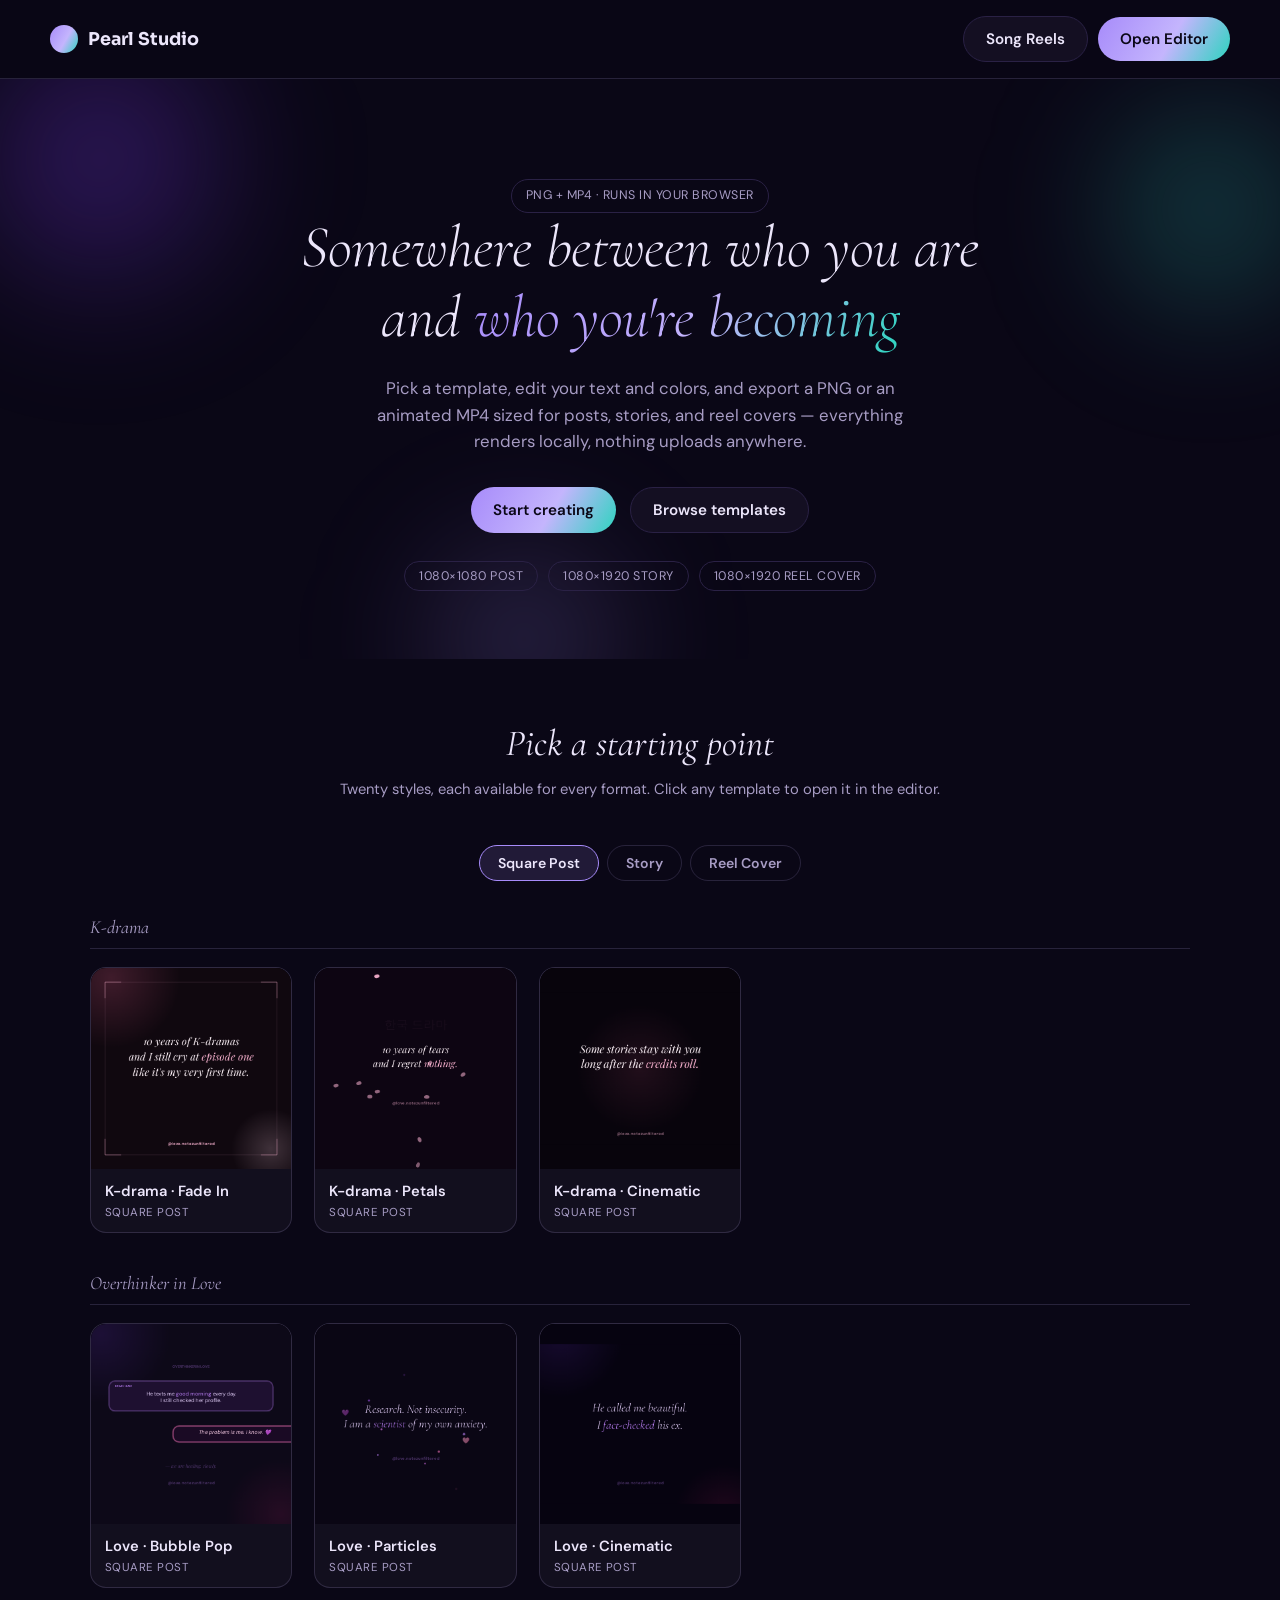
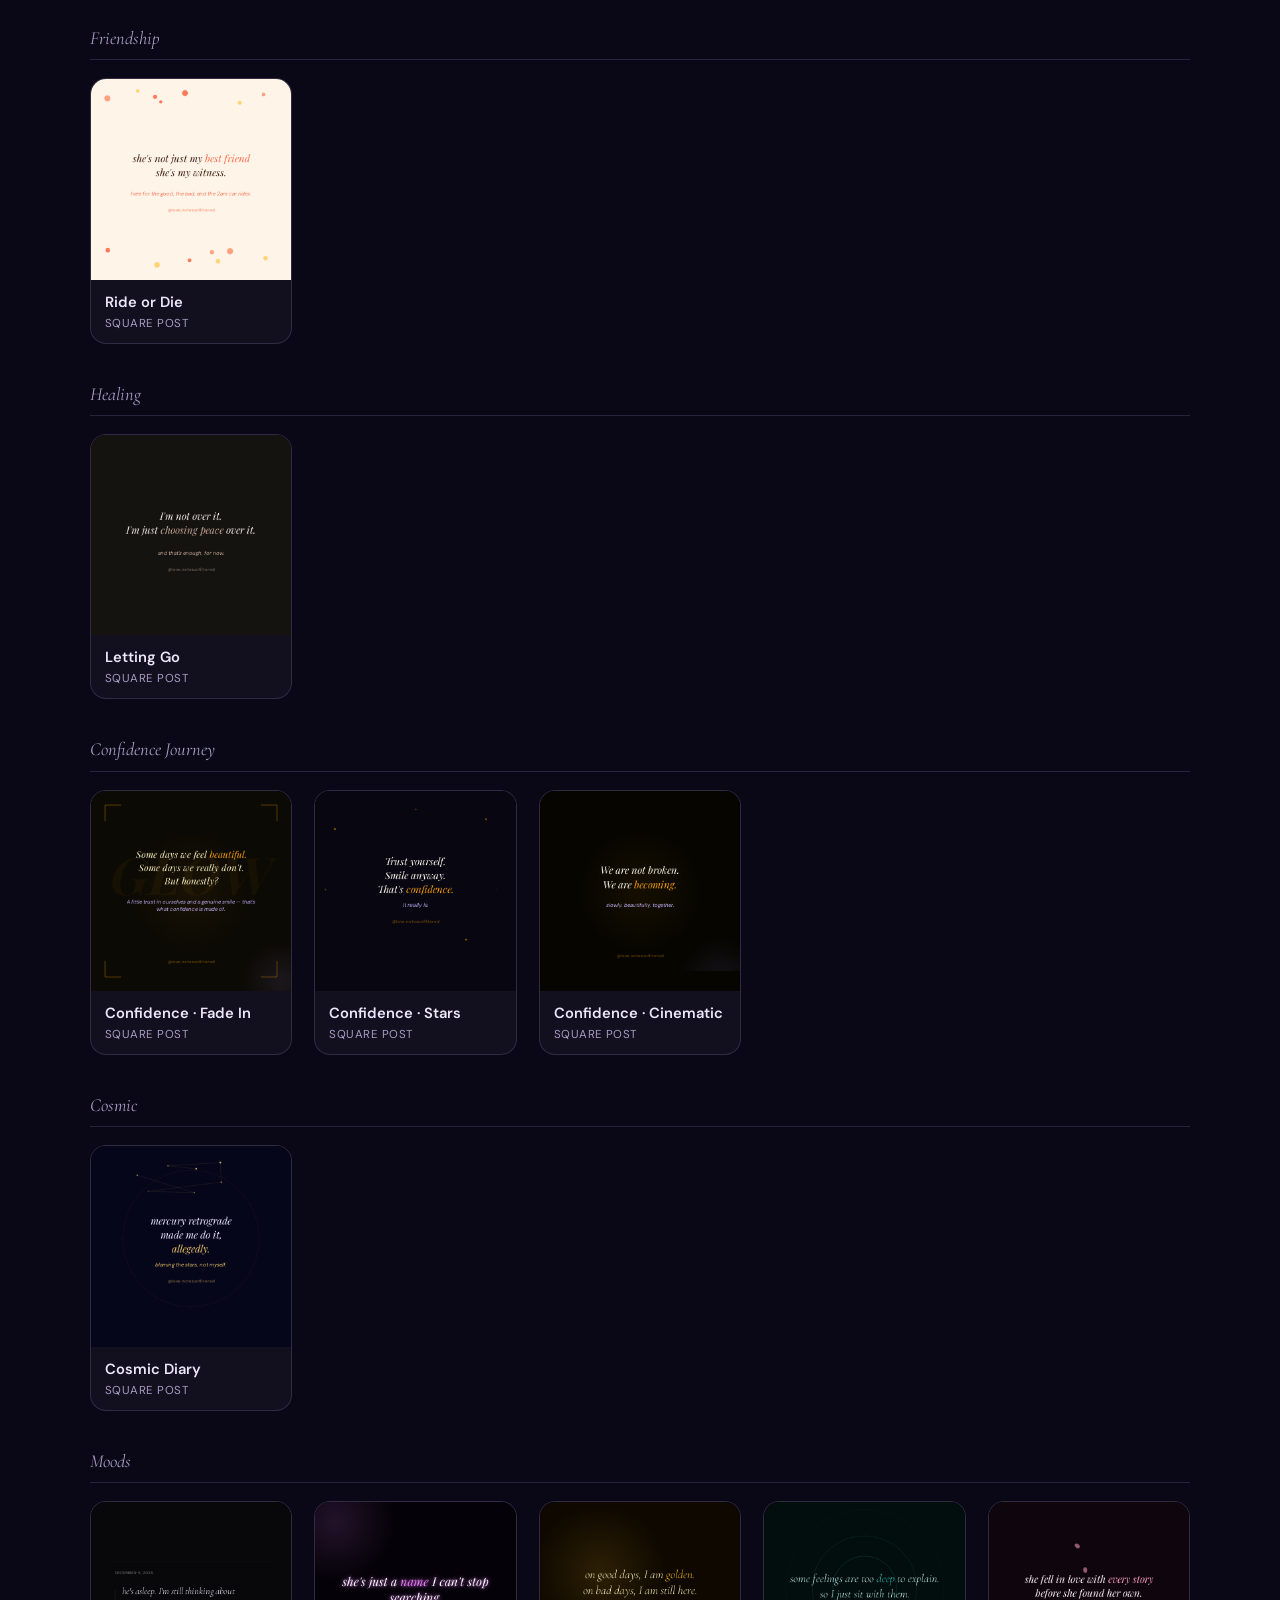
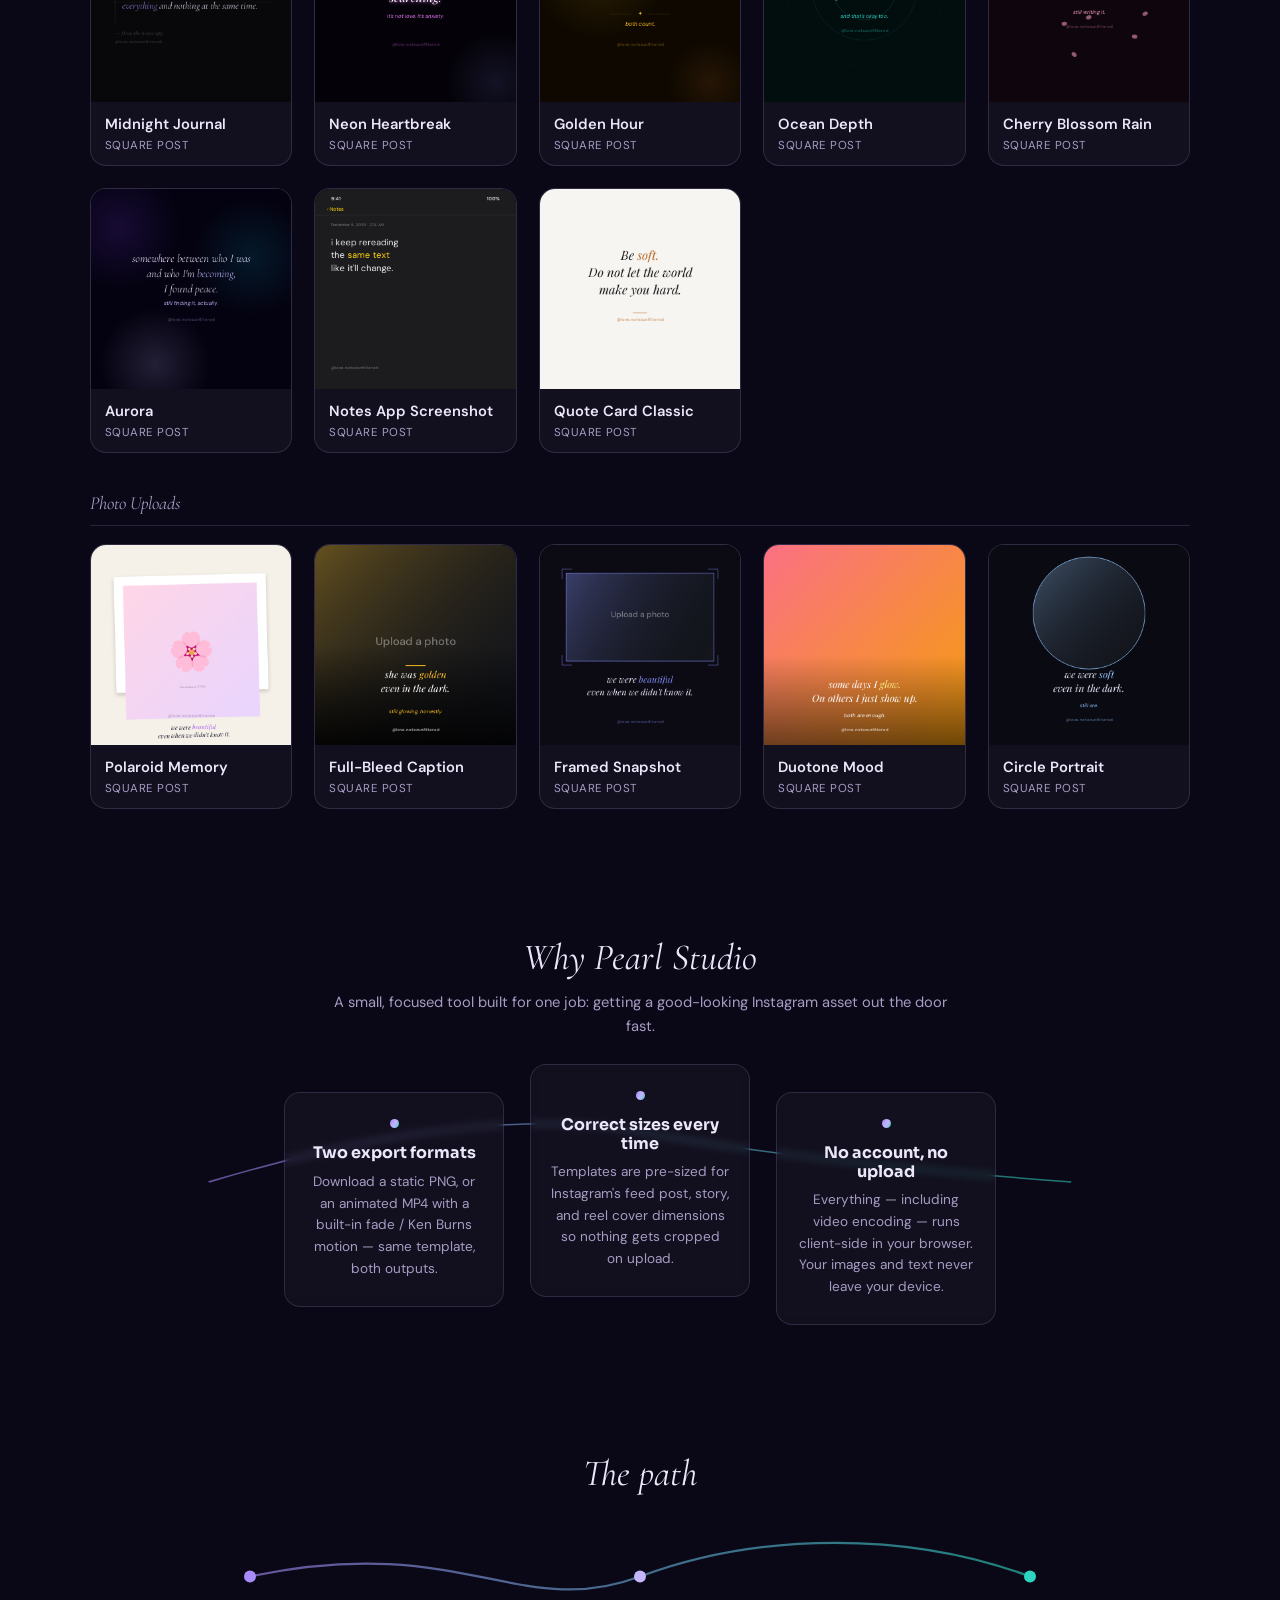
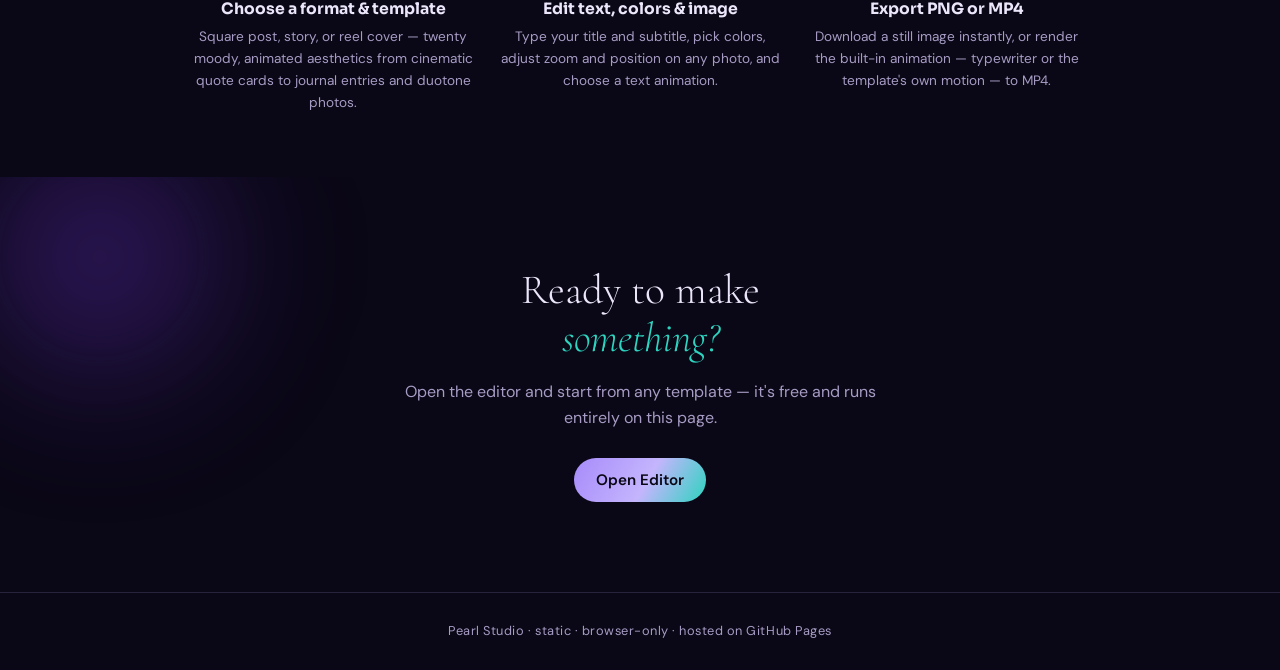
<file: index.html>
<!doctype html>
<html lang="en">
<head>
  <meta charset="UTF-8" />
  <meta name="viewport" content="width=device-width, initial-scale=1.0" />
  <title>Pearl Studio — Instagram Templates, Made in the Browser</title>
  <meta name="description" content="Design Instagram posts, stories and reel covers from ready-made templates, then export as PNG or MP4 — no app, no account, runs entirely in your browser." />
  <link rel="icon" href="assets/img/favicon.svg" type="image/svg+xml" />
  <link rel="preconnect" href="https://fonts.googleapis.com" />
  <link rel="preconnect" href="https://fonts.gstatic.com" crossorigin />
  <link href="https://fonts.googleapis.com/css2?family=Sora:wght@500;600;700;800&family=Playfair+Display:ital,wght@0,400;0,700;1,400;1,700&family=DM+Sans:ital,wght@0,300;0,400;0,500;0,700;1,300;1,400&family=Cormorant+Garamond:ital,wght@0,300;0,400;0,600;1,300;1,400;1,600&display=swap" rel="stylesheet" />
  <link rel="stylesheet" href="assets/css/base.css" />
  <link rel="stylesheet" href="assets/css/home.css" />
</head>
<body>
  <nav class="nav">
    <div class="nav-inner container" style="padding-left:0;padding-right:0;">
      <a class="logo" href="index.html">
        <span class="logo-mark"></span>
        Pearl Studio
      </a>
      <div style="display:flex; gap:10px; align-items:center;">
        <a class="btn" href="reels.html">Song Reels</a>
        <a class="btn btn-primary" href="editor.html">Open Editor</a>
      </div>
    </div>
  </nav>

  <header class="hero">
    <div class="aurora-blob b1"></div>
    <div class="aurora-blob b2"></div>
    <div class="aurora-blob b3"></div>
    <p class="pill">PNG + MP4 · Runs in your browser</p>
    <h1>Somewhere between who you are<br />and <span class="gradient-text">who you're becoming</span></h1>
    <p class="lead">Pick a template, edit your text and colors, and export a PNG or an animated MP4 sized for posts, stories, and reel covers — everything renders locally, nothing uploads anywhere.</p>
    <div class="hero-actions">
      <a class="btn btn-primary" href="editor.html">Start creating</a>
      <a class="btn" href="#templates">Browse templates</a>
    </div>
    <div class="hero-pills">
      <span class="pill">1080×1080 Post</span>
      <span class="pill">1080×1920 Story</span>
      <span class="pill">1080×1920 Reel Cover</span>
    </div>
  </header>

  <section id="templates">
    <div class="section-head">
      <h2>Pick a starting point</h2>
      <p>Twenty styles, each available for every format. Click any template to open it in the editor.</p>
    </div>
    <div class="format-tabs" id="formatTabs"></div>
    <div class="template-families" id="templateGrid"></div>
  </section>

  <section class="orbit-section">
    <div class="section-head">
      <h2>Why Pearl Studio</h2>
      <p>A small, focused tool built for one job: getting a good-looking Instagram asset out the door fast.</p>
    </div>
    <div class="orbit">
      <svg class="orbit-svg" viewBox="0 0 600 100" preserveAspectRatio="none" aria-hidden="true">
        <defs>
          <linearGradient id="orbitLine" x1="0" y1="0" x2="1" y2="0">
            <stop offset="0" stop-color="#a78bfa" stop-opacity="0.55" />
            <stop offset="1" stop-color="#2dd4bf" stop-opacity="0.55" />
          </linearGradient>
        </defs>
        <path d="M90,70 Q220,-10 300,20 T510,70" stroke="url(#orbitLine)" stroke-width="1.5" fill="none" />
      </svg>
      <div class="orbit-nodes">
        <div class="orbit-node">
          <span class="dot"></span>
          <h3>Two export formats</h3>
          <p>Download a static PNG, or an animated MP4 with a built-in fade / Ken Burns motion — same template, both outputs.</p>
        </div>
        <div class="orbit-node">
          <span class="dot"></span>
          <h3>Correct sizes every time</h3>
          <p>Templates are pre-sized for Instagram's feed post, story, and reel cover dimensions so nothing gets cropped on upload.</p>
        </div>
        <div class="orbit-node">
          <span class="dot"></span>
          <h3>No account, no upload</h3>
          <p>Everything — including video encoding — runs client-side in your browser. Your images and text never leave your device.</p>
        </div>
      </div>
    </div>
  </section>

  <section class="path-section">
    <div class="section-head">
      <h2>The path</h2>
    </div>
    <div class="path">
      <svg class="path-svg" viewBox="0 0 600 50" preserveAspectRatio="none" aria-hidden="true">
        <defs>
          <linearGradient id="pathLine" x1="0" y1="0" x2="1" y2="0">
            <stop offset="0" stop-color="#a78bfa" stop-opacity="0.6" />
            <stop offset="1" stop-color="#2dd4bf" stop-opacity="0.6" />
          </linearGradient>
        </defs>
        <path d="M40,25 C180,-5 220,55 300,25 S480,-5 560,25" stroke="url(#pathLine)" stroke-width="1.5" fill="none" />
        <circle cx="40" cy="25" r="4" fill="#a78bfa" />
        <circle cx="300" cy="25" r="4" fill="#c4b5fd" />
        <circle cx="560" cy="25" r="4" fill="#2dd4bf" />
      </svg>
      <div class="path-steps">
        <div class="path-step">
          <h3>Choose a format &amp; template</h3>
          <p>Square post, story, or reel cover — twenty moody, animated aesthetics from cinematic quote cards to journal entries and duotone photos.</p>
        </div>
        <div class="path-step">
          <h3>Edit text, colors &amp; image</h3>
          <p>Type your title and subtitle, pick colors, adjust zoom and position on any photo, and choose a text animation.</p>
        </div>
        <div class="path-step">
          <h3>Export PNG or MP4</h3>
          <p>Download a still image instantly, or render the built-in animation — typewriter or the template's own motion — to MP4.</p>
        </div>
      </div>
    </div>
  </section>

  <section class="cta">
    <div class="aurora-blob b1"></div>
    <h2>Ready to make<br /><em>something?</em></h2>
    <p>Open the editor and start from any template — it's free and runs entirely on this page.</p>
    <a class="btn btn-primary" href="editor.html">Open Editor</a>
  </section>

  <footer>
    <p>Pearl Studio · static · browser-only · hosted on GitHub Pages</p>
  </footer>

  <script src="assets/js/templates-data.js"></script>
  <script src="assets/js/renderer.js"></script>
  <script src="assets/js/home.js"></script>
</body>
</html>
</file>
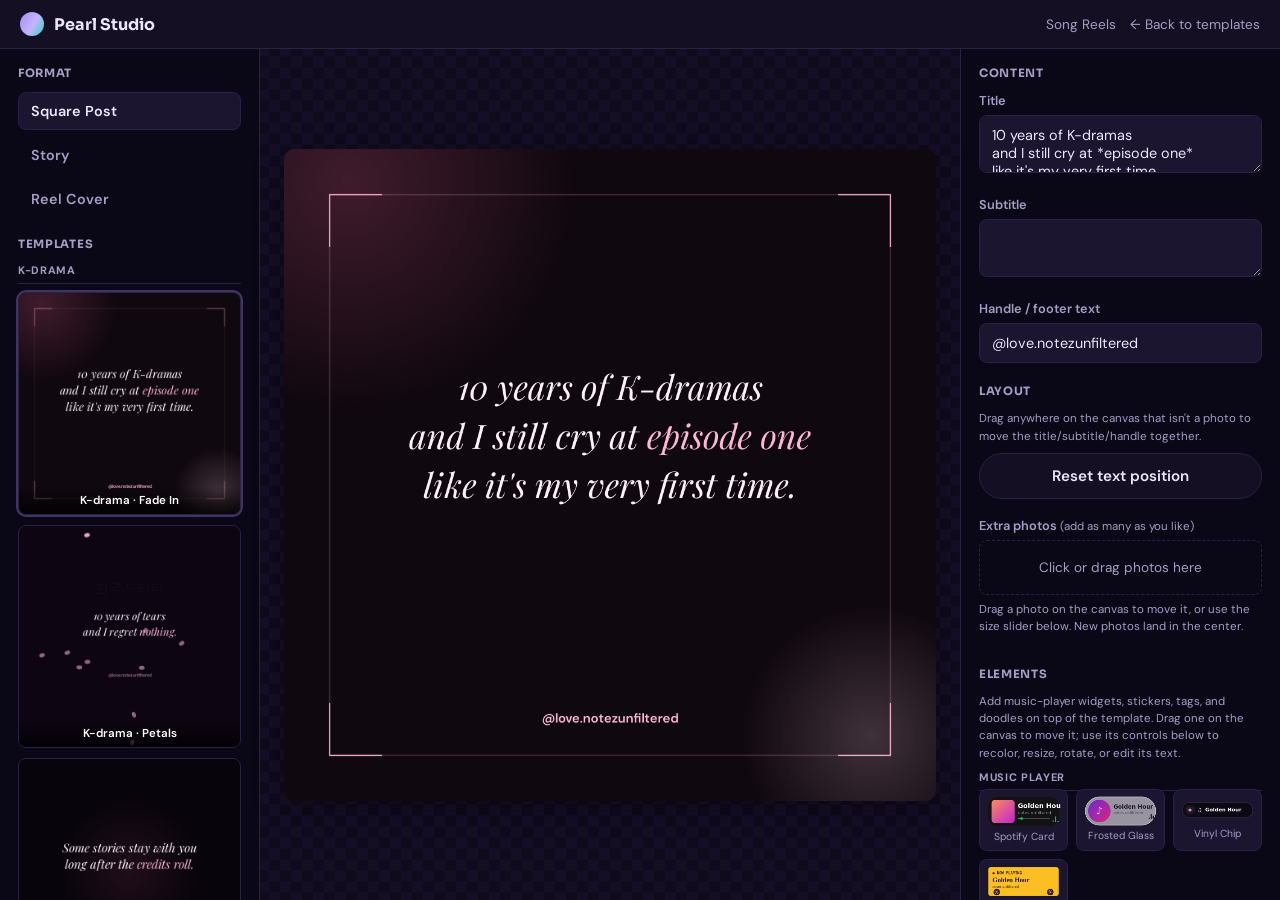
<file: editor.html>
<!doctype html>
<html lang="en">
<head>
  <meta charset="UTF-8" />
  <meta name="viewport" content="width=device-width, initial-scale=1.0" />
  <title>Editor — Pearl Studio</title>
  <link rel="icon" href="assets/img/favicon.svg" type="image/svg+xml" />
  <link rel="preconnect" href="https://fonts.googleapis.com" />
  <link rel="preconnect" href="https://fonts.gstatic.com" crossorigin />
  <link href="https://fonts.googleapis.com/css2?family=Sora:wght@500;600;700;800&family=Playfair+Display:ital,wght@0,400;0,700;1,400;1,700&family=DM+Sans:ital,wght@0,300;0,400;0,500;0,700;1,300;1,400&family=Cormorant+Garamond:ital,wght@0,300;0,400;0,600;1,300;1,400;1,600&display=swap" rel="stylesheet" />
  <link rel="stylesheet" href="assets/css/base.css" />
  <link rel="stylesheet" href="assets/css/editor.css" />
</head>
<body>
  <div class="app">
    <div class="app-nav">
      <a class="logo" href="index.html">
        <span class="logo-mark"></span>
        Pearl Studio
      </a>
      <div style="display:flex; gap:14px; align-items:center;">
        <a class="back-link" href="reels.html">Song Reels</a>
        <a class="back-link" href="index.html">← Back to templates</a>
      </div>
    </div>

    <div class="app-body">
      <aside class="panel">
        <h4>Format</h4>
        <div class="format-switch" id="formatSwitch"></div>

        <h4>Templates</h4>
        <div class="template-list" id="templateList"></div>
      </aside>

      <main class="stage">
        <div class="stage-canvas-wrap">
          <canvas id="previewCanvas"></canvas>
        </div>
      </main>

      <aside class="panel panel-right">
        <h4>Content</h4>
        <div class="field-group">
          <label for="titleInput">Title</label>
          <textarea id="titleInput" rows="2"></textarea>
        </div>
        <div class="field-group">
          <label for="subtitleInput">Subtitle</label>
          <textarea id="subtitleInput" rows="2"></textarea>
        </div>
        <div class="field-group">
          <label for="handleInput">Handle / footer text</label>
          <input type="text" id="handleInput" />
        </div>

        <div class="field-group" id="kickerFieldGroup" style="display:none;">
          <label for="kickerInput">Background text</label>
          <input type="text" id="kickerInput" />
        </div>

        <div class="field-group" id="imageFieldGroup" style="display:none;">
          <label>Image</label>
          <div class="upload-drop" id="imageDrop">
            Click or drag a photo here
            <input type="file" id="imageInput" accept="image/*" />
          </div>
          <div id="imageAdjustGroup" style="display:none; margin-top:10px;">
            <label for="imageZoomInput">Zoom</label>
            <input type="range" id="imageZoomInput" min="1" max="3" step="0.01" value="1" />
            <p class="hint-text">Drag the photo on the canvas to reposition it.</p>
            <button class="btn" id="resetImageBtn" style="width:100%; margin-top:8px;">Reset position</button>
          </div>
        </div>

        <h4 style="margin-top: 22px;">Layout</h4>
        <div class="field-group">
          <p class="hint-text" style="margin:0 0 8px;">Drag anywhere on the canvas that isn't a photo to move the title/subtitle/handle together.</p>
          <button class="btn" id="resetTextPosBtn" style="width:100%;">Reset text position</button>
        </div>
        <div class="field-group">
          <label>Extra photos <span class="hint-text-inline">(add as many as you like)</span></label>
          <div class="upload-drop" id="extraImageDrop">
            Click or drag photos here
            <input type="file" id="extraImageInput" accept="image/*" multiple />
          </div>
          <p class="hint-text">Drag a photo on the canvas to move it, or use the size slider below. New photos land in the center.</p>
          <div id="imageLayerList" class="layer-list"></div>
        </div>

        <h4 style="margin-top: 22px;">Elements</h4>
        <div class="field-group">
          <p class="hint-text" style="margin:0 0 8px;">Add music-player widgets, stickers, tags, and doodles on top of the template. Drag one on the canvas to move it; use its controls below to recolor, resize, rotate, or edit its text.</p>
          <div id="elementCatalog"></div>
          <div id="elementList" class="layer-list"></div>
        </div>

        <h4 style="margin-top: 22px;">Colors</h4>
        <div class="field-group">
          <div class="color-row">
            <label class="color-field">
              <input type="color" id="bgColorInput" />
              <span>Background</span>
            </label>
            <label class="color-field">
              <input type="color" id="accentColorInput" />
              <span>Accent</span>
            </label>
          </div>
        </div>
        <div class="field-group" id="subtitleColorFieldGroup" style="display:none;">
          <div class="color-row">
            <label class="color-field">
              <input type="color" id="subtitleColorInput" />
              <span>Subtitle</span>
            </label>
          </div>
        </div>

        <h4 style="margin-top: 22px;">Export</h4>
        <div class="field-group">
          <label for="textAnimSelect">Text animation</label>
          <select id="textAnimSelect">
            <option value="default" selected>Default (per-template)</option>
            <option value="typewriter">Typewriter</option>
          </select>
        </div>
        <div class="field-group">
          <label for="durationSelect">Animation duration</label>
          <select id="durationSelect">
            <option value="2">Fast · 2s</option>
            <option value="3.2" selected>Default · 3.2s</option>
            <option value="5">Slow · 5s</option>
            <option value="8">Extra slow · 8s</option>
          </select>
        </div>
        <div class="field-group">
          <button class="btn" id="previewAnimBtn" style="width:100%;">▶ Preview animation</button>
        </div>
        <div class="export-actions">
          <button class="btn" id="downloadPngBtn">Download PNG</button>
          <button class="btn btn-primary" id="downloadMp4Btn">Download MP4</button>
        </div>
        <div class="progress-bar" id="progressBar">
          <div class="progress-bar-fill" id="progressBarFill"></div>
        </div>
        <div class="export-status" id="exportStatus"></div>
      </aside>
    </div>
  </div>

  <script src="assets/js/templates-data.js"></script>
  <script src="assets/js/renderer.js"></script>
  <script src="assets/js/elements-data.js"></script>
  <script src="assets/js/elements-renderer.js"></script>
  <script src="assets/js/elements-ui.js"></script>
  <script src="assets/js/export-png.js"></script>
  <script src="assets/js/export-video.js"></script>
  <script src="assets/js/editor.js"></script>
</body>
</html>
</file>
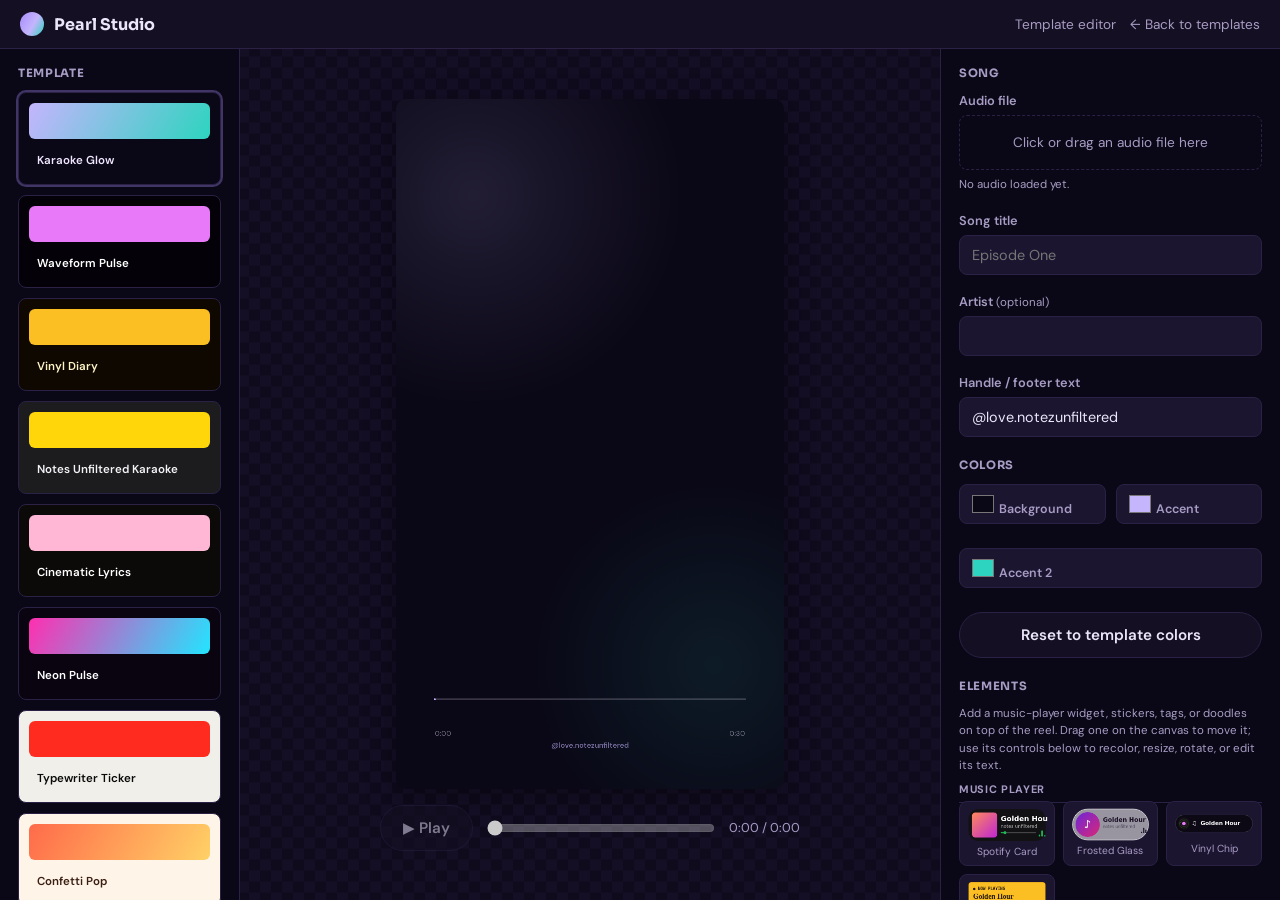
<file: reels.html>
<!doctype html>
<html lang="en">
<head>
  <meta charset="UTF-8" />
  <meta name="viewport" content="width=device-width, initial-scale=1.0" />
  <title>Song Reels — Pearl Studio</title>
  <link rel="icon" href="assets/img/favicon.svg" type="image/svg+xml" />
  <link rel="preconnect" href="https://fonts.googleapis.com" />
  <link rel="preconnect" href="https://fonts.gstatic.com" crossorigin />
  <link href="https://fonts.googleapis.com/css2?family=Sora:wght@500;600;700;800&family=Playfair+Display:ital,wght@0,400;0,700;1,400;1,700&family=DM+Sans:ital,wght@0,300;0,400;0,500;0,700;1,300;1,400&family=Cormorant+Garamond:ital,wght@0,300;0,400;0,600;1,300;1,400;1,600&display=swap" rel="stylesheet" />
  <link rel="stylesheet" href="assets/css/base.css" />
  <link rel="stylesheet" href="assets/css/editor.css" />
  <link rel="stylesheet" href="assets/css/reels.css" />
</head>
<body>
  <div class="app">
    <div class="app-nav">
      <a class="logo" href="index.html">
        <span class="logo-mark"></span>
        Pearl Studio
      </a>
      <div style="display:flex; gap:14px; align-items:center;">
        <a class="back-link" href="editor.html">Template editor</a>
        <a class="back-link" href="index.html">← Back to templates</a>
      </div>
    </div>

    <div class="app-body reel-body">
      <aside class="panel">
        <h4>Template</h4>
        <div class="template-list" id="reelTemplateList"></div>
      </aside>

      <main class="stage reel-stage">
        <div class="stage-canvas-wrap reel-canvas-wrap">
          <canvas id="reelCanvas"></canvas>
        </div>
        <div class="reel-transport">
          <button class="btn" id="playPauseBtn" disabled>▶ Play</button>
          <input type="range" id="scrubInput" min="0" max="100" value="0" step="0.1" disabled />
          <span class="reel-time" id="reelTimeLabel">0:00 / 0:00</span>
        </div>
      </main>

      <aside class="panel panel-right">
        <h4>Song</h4>
        <div class="field-group">
          <label>Audio file</label>
          <div class="upload-drop" id="audioDrop">
            Click or drag an audio file here
            <input type="file" id="audioInput" accept="audio/*" />
          </div>
          <p class="hint-text" id="audioStatus">No audio loaded yet.</p>
        </div>
        <div class="field-group">
          <label for="songTitleInput">Song title</label>
          <input type="text" id="songTitleInput" placeholder="Episode One" />
        </div>
        <div class="field-group">
          <label for="artistInput">Artist <span class="hint-text-inline">(optional)</span></label>
          <input type="text" id="artistInput" />
        </div>
        <div class="field-group" id="albumArtFieldGroup" style="display:none;">
          <label>Album art <span class="hint-text-inline">(optional)</span></label>
          <div class="upload-drop" id="albumArtDrop">
            Click or drag cover art here
            <input type="file" id="albumArtInput" accept="image/*" />
          </div>
        </div>
        <div class="field-group">
          <label for="handleInput">Handle / footer text</label>
          <input type="text" id="handleInput" />
        </div>

        <h4 style="margin-top: 22px;">Colors</h4>
        <div class="field-group">
          <div class="color-row">
            <label class="color-field">
              <input type="color" id="reelBgColorInput" />
              <span>Background</span>
            </label>
            <label class="color-field">
              <input type="color" id="reelAccentColorInput" />
              <span>Accent</span>
            </label>
          </div>
        </div>
        <div class="field-group" id="reelAccent2FieldGroup" style="display:none;">
          <div class="color-row">
            <label class="color-field">
              <input type="color" id="reelAccent2ColorInput" />
              <span>Accent 2</span>
            </label>
          </div>
        </div>
        <div class="field-group">
          <button class="btn" id="resetReelColorsBtn" style="width:100%;">Reset to template colors</button>
        </div>

        <h4 style="margin-top: 22px;">Elements</h4>
        <div class="field-group">
          <p class="hint-text" style="margin:0 0 8px;">Add a music-player widget, stickers, tags, or doodles on top of the reel. Drag one on the canvas to move it; use its controls below to recolor, resize, rotate, or edit its text.</p>
          <div id="reelElementCatalog"></div>
          <div id="reelElementList" class="layer-list"></div>
        </div>

        <h4 style="margin-top: 22px;">Lyrics</h4>
        <div class="field-group">
          <label for="lyricsInput">Paste lyrics, one line per cue</label>
          <textarea id="lyricsInput" rows="6" placeholder="10 years of K-dramas&#10;and I still cry&#10;at episode one&#10;like it's my very first time"></textarea>
        </div>
        <div class="field-group">
          <button class="btn" id="loadLyricsBtn" style="width:100%;">Split into lines</button>
          <p class="hint-text">Splitting resets any timestamps already synced below — edit the text here first, then split.</p>
        </div>

        <h4 style="margin-top: 22px;">Sync</h4>
        <div class="field-group">
          <div class="sync-controls">
            <button class="btn btn-primary" id="startSyncBtn" disabled>Start sync</button>
            <button class="btn" id="resyncBtn" disabled>Clear timestamps</button>
          </div>
          <p class="hint-text">Play the song, then press <strong>Tap</strong> (or the spacebar) exactly when each line starts.</p>
          <button class="btn" id="tapBtn" style="width:100%; display:none;" disabled>⏺ Tap for next line</button>
        </div>
        <div class="cue-list" id="cueList"></div>

        <h4 style="margin-top: 22px;">Clip</h4>
        <div class="field-group">
          <div class="color-row">
            <label class="color-field" style="flex-direction:column; align-items:flex-start; gap:4px;">
              <span>Start (s)</span>
              <input type="number" id="clipStartInput" min="0" step="0.1" value="0" style="width:100%; background:transparent; border:none; color:var(--text);" />
            </label>
            <label class="color-field" style="flex-direction:column; align-items:flex-start; gap:4px;">
              <span>End (s)</span>
              <input type="number" id="clipEndInput" min="0" step="0.1" value="30" style="width:100%; background:transparent; border:none; color:var(--text);" />
            </label>
          </div>
          <p class="hint-text">The exported reel covers this range of the song. Defaults to the first 30 seconds.</p>
        </div>

        <h4 style="margin-top: 22px;">Export</h4>
        <div class="export-actions">
          <button class="btn btn-primary" id="downloadReelBtn" style="grid-column: 1 / -1;">Download MP4 with audio</button>
        </div>
        <div class="progress-bar" id="reelProgressBar">
          <div class="progress-bar-fill" id="reelProgressBarFill"></div>
        </div>
        <div class="export-status" id="reelExportStatus"></div>
      </aside>
    </div>
  </div>

  <script src="assets/js/reels-data.js"></script>
  <script src="assets/js/reels-renderer.js"></script>
  <script src="assets/js/elements-data.js"></script>
  <script src="assets/js/elements-renderer.js"></script>
  <script src="assets/js/elements-ui.js"></script>
  <script src="assets/js/export-png.js"></script>
  <script src="assets/js/export-reel-video.js"></script>
  <script src="assets/js/reels.js"></script>
</body>
</html>
</file>
<file: assets/css/base.css>
/* Pearl Studio — shared design tokens & reset */

:root {
  --bg: #0a0716;
  --bg-elevated: #140f22;
  --bg-elevated-2: #1c1530;
  --border: #2a2145;
  --border-glass: rgba(196, 181, 253, 0.16);
  --text: #ece6fb;
  --text-muted: #a79cc4;
  --accent-a: #a78bfa; /* violet */
  --accent-b: #2dd4bf; /* teal */
  --accent-c: #c4b5fd; /* soft lavender */
  --accent-gradient: linear-gradient(120deg, var(--accent-a), var(--accent-c) 55%, var(--accent-b));
  --radius-sm: 8px;
  --radius-md: 16px;
  --radius-lg: 22px;
  --shadow-md: 0 8px 30px rgba(0, 0, 0, 0.35);
  --font-heading: "Sora", "Segoe UI", system-ui, sans-serif;
  --font-body: "DM Sans", "Segoe UI", system-ui, sans-serif;
  --font-display: "Cormorant Garamond", Georgia, serif;
}

* {
  box-sizing: border-box;
}

html,
body {
  margin: 0;
  padding: 0;
}

body {
  background: var(--bg);
  color: var(--text);
  font-family: var(--font-body);
  -webkit-font-smoothing: antialiased;
}

h1,
h2,
h3,
h4 {
  font-family: var(--font-heading);
  margin: 0;
  line-height: 1.15;
}

p {
  margin: 0;
  color: var(--text-muted);
  line-height: 1.6;
}

a {
  color: inherit;
  text-decoration: none;
}

button {
  font-family: var(--font-body);
  cursor: pointer;
}

img {
  max-width: 100%;
  display: block;
}

.gradient-text {
  background: var(--accent-gradient);
  -webkit-background-clip: text;
  background-clip: text;
  color: transparent;
}

.btn {
  display: inline-flex;
  align-items: center;
  justify-content: center;
  gap: 8px;
  padding: 12px 22px;
  border-radius: 999px;
  border: 1px solid var(--border);
  background: var(--bg-elevated);
  color: var(--text);
  font-weight: 600;
  font-size: 0.95rem;
  transition: transform 0.15s ease, border-color 0.15s ease, opacity 0.15s ease;
}

.btn:hover {
  transform: translateY(-1px);
  border-color: var(--accent-a);
}

.btn:disabled {
  opacity: 0.5;
  cursor: not-allowed;
  transform: none;
}

.btn-primary {
  border: none;
  background: var(--accent-gradient);
  color: #0a0716;
}

.btn-primary:hover {
  border-color: transparent;
  filter: brightness(1.05);
}

.container {
  max-width: 1180px;
  margin: 0 auto;
  padding: 0 24px;
}

.pill {
  display: inline-block;
  padding: 6px 14px;
  border-radius: 999px;
  border: 1px solid var(--border);
  font-size: 0.78rem;
  color: var(--text-muted);
  letter-spacing: 0.04em;
  text-transform: uppercase;
}

::-webkit-scrollbar {
  width: 10px;
  height: 10px;
}

::-webkit-scrollbar-thumb {
  background: var(--bg-elevated-2);
  border-radius: 999px;
}

::-webkit-scrollbar-track {
  background: transparent;
}
</file>
<file: assets/css/home.css>
/* Pearl Studio — landing page ("Aurora Dream") */

@keyframes auroraDrift {
  from { transform: translate(0, 0) scale(1); }
  to { transform: translate(24px, -18px) scale(1.12); }
}

.aurora-blob {
  position: absolute;
  border-radius: 50%;
  filter: blur(60px);
  pointer-events: none;
  animation: auroraDrift 9s ease-in-out infinite alternate;
}

@media (prefers-reduced-motion: reduce) {
  .aurora-blob { animation: none; }
}

.aurora-blob.b1 { width: 360px; height: 360px; background: radial-gradient(circle, rgba(124, 58, 237, 0.4), transparent 70%); top: -100px; left: -80px; }
.aurora-blob.b2 { width: 300px; height: 300px; background: radial-gradient(circle, rgba(45, 212, 191, 0.32), transparent 70%); top: -20px; right: -80px; animation-delay: 1.5s; }
.aurora-blob.b3 { width: 280px; height: 280px; background: radial-gradient(circle, rgba(167, 139, 250, 0.28), transparent 70%); bottom: -120px; left: 30%; animation-delay: 3s; }

.nav {
  position: sticky;
  top: 0;
  z-index: 10;
  background: rgba(10, 7, 22, 0.78);
  backdrop-filter: blur(12px);
  border-bottom: 1px solid var(--border-glass);
}

.nav-inner {
  display: flex;
  align-items: center;
  justify-content: space-between;
  padding: 16px 24px;
}

.logo {
  display: flex;
  align-items: center;
  gap: 10px;
  font-family: var(--font-heading);
  font-weight: 700;
  font-size: 1.1rem;
}

.logo-mark {
  width: 28px;
  height: 28px;
  border-radius: 50%;
  background: var(--accent-gradient);
}

.hero {
  position: relative;
  overflow: hidden;
  padding: 100px 24px 68px;
  text-align: center;
}

.hero h1 {
  position: relative;
  z-index: 2;
  font-family: var(--font-display);
  font-style: italic;
  font-weight: 300;
  font-size: clamp(2.2rem, 5.2vw, 3.7rem);
  max-width: 760px;
  margin: 0 auto 22px;
  line-height: 1.18;
}

.hero .pill {
  position: relative;
  z-index: 2;
}

.hero p.lead {
  position: relative;
  z-index: 2;
  max-width: 560px;
  margin: 0 auto 32px;
  font-size: 1.05rem;
}

.hero-actions {
  position: relative;
  z-index: 2;
  display: flex;
  gap: 14px;
  justify-content: center;
  flex-wrap: wrap;
  margin-bottom: 16px;
}

.hero-pills {
  position: relative;
  z-index: 2;
  display: flex;
  gap: 10px;
  justify-content: center;
  flex-wrap: wrap;
  margin-top: 28px;
}

section {
  padding: 64px 24px;
  position: relative;
}

.section-head {
  text-align: center;
  max-width: 620px;
  margin: 0 auto 44px;
}

.section-head h2 {
  font-family: var(--font-display);
  font-style: italic;
  font-weight: 400;
  font-size: clamp(1.7rem, 3.2vw, 2.3rem);
  margin-bottom: 12px;
}

.section-head p {
  font-size: 0.92rem;
}

/* ── template gallery ── */

.format-tabs {
  display: flex;
  justify-content: center;
  gap: 8px;
  margin-bottom: 36px;
  flex-wrap: wrap;
}

.format-tab {
  padding: 8px 18px;
  border-radius: 999px;
  border: 1px solid var(--border-glass);
  background: transparent;
  color: var(--text-muted);
  font-weight: 600;
  font-size: 0.88rem;
}

.format-tab.active {
  background: rgba(167, 139, 250, 0.14);
  color: var(--text);
  border-color: var(--accent-a);
}

.template-families {
  max-width: 1100px;
  margin: 0 auto;
}

.template-family {
  margin-bottom: 40px;
}

.template-family:last-child {
  margin-bottom: 0;
}

.family-heading {
  font-family: var(--font-display);
  font-style: italic;
  font-weight: 400;
  font-size: 1.15rem;
  color: var(--text-muted);
  margin: 0 0 18px;
  padding-bottom: 10px;
  border-bottom: 1px solid var(--border-glass);
}

.template-grid {
  display: grid;
  grid-template-columns: repeat(auto-fill, minmax(200px, 1fr));
  gap: 22px;
}

.template-card {
  background: rgba(255, 255, 255, 0.035);
  border: 1px solid var(--border-glass);
  border-radius: var(--radius-md);
  overflow: hidden;
  transition: transform 0.18s ease, border-color 0.18s ease;
  display: block;
}

.template-card:hover {
  transform: translateY(-4px);
  border-color: var(--accent-a);
}

.template-card canvas {
  width: 100%;
  height: auto;
  display: block;
  background: #000;
}

.template-card .meta {
  padding: 12px 14px;
  display: flex;
  flex-direction: column;
  gap: 4px;
}

.template-card .meta .name {
  font-weight: 600;
  font-size: 0.92rem;
}

.template-card .meta .fmt {
  font-size: 0.72rem;
  color: var(--text-muted);
  text-transform: uppercase;
  letter-spacing: 0.04em;
}

/* ── "why" section — orbiting feature nodes ── */

.orbit {
  position: relative;
  padding-top: 10px;
}

.orbit-svg {
  position: absolute;
  top: 30px;
  left: 0;
  width: 100%;
  height: 100px;
  z-index: 0;
}

.orbit-nodes {
  position: relative;
  z-index: 1;
  display: flex;
  justify-content: center;
  align-items: flex-start;
  gap: 26px;
  max-width: 760px;
  margin: 0 auto;
  flex-wrap: wrap;
}

.orbit-node {
  width: 220px;
  text-align: center;
  background: rgba(255, 255, 255, 0.035);
  border: 1px solid var(--border-glass);
  border-radius: var(--radius-md);
  padding: 26px 20px;
  backdrop-filter: blur(4px);
}

.orbit-node:nth-child(2) {
  margin-top: -28px;
}

.orbit-node .dot {
  display: block;
  width: 9px;
  height: 9px;
  border-radius: 50%;
  margin: 0 auto 16px;
  background: var(--accent-gradient);
}

.orbit-node h3 {
  font-size: 1rem;
  margin-bottom: 8px;
}

.orbit-node p {
  font-size: 0.85rem;
  line-height: 1.6;
}

@media (max-width: 640px) {
  .orbit-svg { display: none; }
  .orbit-node:nth-child(2) { margin-top: 0; }
}

@media (max-width: 520px) {
  .nav-inner {
    flex-wrap: wrap;
    row-gap: 10px;
    padding: 12px 16px;
  }

  .nav-inner > div {
    width: 100%;
    justify-content: center;
    gap: 8px !important;
  }

  .nav-inner .btn {
    padding: 9px 14px;
    font-size: 0.84rem;
  }
}

/* ── "how it works" — connected path ── */

.path {
  max-width: 900px;
  margin: 0 auto;
}

.path-svg {
  display: block;
  width: 100%;
  height: auto;
  margin-bottom: -14px;
}

.path-steps {
  display: flex;
  justify-content: space-between;
  gap: 20px;
}

.path-step {
  flex: 1;
  text-align: center;
}

.path-step h3 {
  font-size: 0.98rem;
  margin-bottom: 8px;
}

.path-step p {
  font-size: 0.85rem;
  line-height: 1.6;
}

@media (max-width: 720px) {
  .path-svg { display: none; }
  .path-steps { flex-direction: column; }
}

/* ── CTA ── */

.cta {
  position: relative;
  overflow: hidden;
  text-align: center;
  padding: 90px 24px;
}

.cta h2 {
  position: relative;
  z-index: 2;
  font-family: var(--font-display);
  font-weight: 300;
  font-size: clamp(1.9rem, 3.6vw, 2.6rem);
  margin-bottom: 16px;
}

.cta h2 em {
  font-style: italic;
  color: var(--accent-b);
}

.cta p {
  position: relative;
  z-index: 2;
  max-width: 480px;
  margin: 0 auto 28px;
}

.cta .btn { position: relative; z-index: 2; }

footer {
  border-top: 1px solid var(--border-glass);
  padding: 28px 24px;
  text-align: center;
}

footer p {
  font-size: 0.8rem;
  letter-spacing: 0.04em;
}
</file>
<file: assets/css/editor.css>
/* Pearl Studio — editor app */

.app {
  display: grid;
  grid-template-rows: auto 1fr;
  height: 100vh;
  overflow: hidden;
}

.app-nav {
  display: flex;
  align-items: center;
  justify-content: space-between;
  padding: 12px 20px;
  border-bottom: 1px solid var(--border);
  background: var(--bg-elevated);
}

.app-nav .logo {
  display: flex;
  align-items: center;
  gap: 10px;
  font-family: var(--font-heading);
  font-weight: 700;
}

.app-nav .logo-mark {
  width: 24px;
  height: 24px;
  border-radius: 50%;
  background: var(--accent-gradient);
}

.app-nav .back-link {
  font-size: 0.85rem;
  color: var(--text-muted);
}

.app-body {
  display: grid;
  grid-template-columns: 260px 1fr 320px;
  min-height: 0;
}

.panel {
  overflow-y: auto;
  border-right: 1px solid var(--border);
  padding: 18px;
}

.panel-right {
  border-right: none;
  border-left: 1px solid var(--border);
}

.panel h4 {
  font-size: 0.72rem;
  text-transform: uppercase;
  letter-spacing: 0.06em;
  color: var(--text-muted);
  margin-bottom: 12px;
}

.format-switch {
  display: flex;
  flex-direction: column;
  gap: 6px;
  margin-bottom: 20px;
}

.format-switch button {
  text-align: left;
  padding: 9px 12px;
  border-radius: var(--radius-sm);
  border: 1px solid transparent;
  background: transparent;
  color: var(--text-muted);
  font-weight: 600;
  font-size: 0.9rem;
  display: flex;
  justify-content: space-between;
}

.format-switch button.active {
  background: var(--bg-elevated-2);
  color: var(--text);
  border-color: var(--border);
}

.template-list {
  display: grid;
  gap: 10px;
}

.family-label {
  font-size: 0.68rem;
  font-weight: 700;
  letter-spacing: 0.06em;
  text-transform: uppercase;
  color: var(--text-muted);
  margin: 14px 0 -2px;
  padding-bottom: 6px;
  border-bottom: 1px solid var(--border);
}

.family-label:first-child {
  margin-top: 0;
}

.template-thumb {
  border: 1px solid var(--border);
  border-radius: var(--radius-sm);
  overflow: hidden;
  background: var(--bg-elevated-2);
  position: relative;
  display: block;
}

.template-thumb.selected {
  border-color: var(--accent-a);
  box-shadow: 0 0 0 2px rgba(167, 139, 250, 0.35);
}

.template-thumb canvas {
  width: 100%;
  display: block;
}

.template-thumb .label {
  position: absolute;
  bottom: 0;
  left: 0;
  right: 0;
  padding: 6px 8px;
  font-size: 0.72rem;
  font-weight: 600;
  background: linear-gradient(to top, rgba(0, 0, 0, 0.75), transparent);
  color: #fff;
}

.stage {
  display: flex;
  align-items: center;
  justify-content: center;
  background: repeating-conic-gradient(#150f26 0% 25%, #0f0a1c 0% 50%) 50% / 22px 22px;
  min-height: 0;
  padding: 24px;
  position: relative;
}

.stage-canvas-wrap {
  box-shadow: var(--shadow-md);
  border-radius: 10px;
  overflow: hidden;
  max-height: 100%;
  max-width: 100%;
}

#previewCanvas {
  display: block;
  max-height: calc(100vh - 140px);
  max-width: 100%;
  height: auto;
  width: auto;
}

.field-group {
  margin-bottom: 18px;
}

.field-group label {
  display: block;
  font-size: 0.8rem;
  font-weight: 600;
  margin-bottom: 6px;
  color: var(--text-muted);
}

.field-group input[type="text"],
.field-group textarea,
.field-group select {
  width: 100%;
  padding: 10px 12px;
  border-radius: var(--radius-sm);
  border: 1px solid var(--border);
  background: var(--bg-elevated-2);
  color: var(--text);
  font-family: var(--font-body);
  font-size: 0.9rem;
  resize: vertical;
}

.field-group textarea {
  min-height: 54px;
}

.color-row {
  display: flex;
  gap: 10px;
}

.color-field {
  flex: 1;
  display: flex;
  align-items: center;
  gap: 8px;
  padding: 6px 10px;
  border: 1px solid var(--border);
  border-radius: var(--radius-sm);
  background: var(--bg-elevated-2);
}

.color-field input[type="color"] {
  width: 26px;
  height: 26px;
  border: none;
  background: none;
  padding: 0;
  cursor: pointer;
}

.color-field span {
  font-size: 0.78rem;
  color: var(--text-muted);
}

.upload-drop {
  border: 1.5px dashed var(--border);
  border-radius: var(--radius-sm);
  padding: 18px;
  text-align: center;
  font-size: 0.85rem;
  color: var(--text-muted);
  cursor: pointer;
}

.upload-drop:hover {
  border-color: var(--accent-a);
}

.upload-drop input {
  display: none;
}

.hint-text {
  font-size: 0.72rem;
  color: var(--text-muted);
  line-height: 1.5;
  margin: 6px 0 0;
}

.hint-text a {
  color: var(--accent-a);
  text-decoration: underline;
}

.hint-text-inline {
  font-size: 0.72rem;
  font-weight: 400;
  color: var(--text-muted);
  text-transform: none;
  letter-spacing: 0;
}

.layer-list {
  display: grid;
  gap: 8px;
  margin-top: 10px;
}

.layer-row {
  display: flex;
  align-items: center;
  gap: 8px;
  padding: 8px 10px;
  border: 1px solid var(--border);
  border-radius: var(--radius-sm);
  background: var(--bg-elevated-2);
}

.layer-row .name {
  flex: 1;
  font-size: 0.76rem;
  color: var(--text-muted);
  overflow: hidden;
  text-overflow: ellipsis;
  white-space: nowrap;
}

.layer-row input[type="range"] {
  width: 72px;
  accent-color: var(--accent-a);
}

.layer-row .remove-btn {
  flex: none;
  background: transparent;
  border: none;
  color: var(--text-muted);
  cursor: pointer;
  font-size: 1rem;
  line-height: 1;
  padding: 2px 6px;
}

.layer-row .remove-btn:hover {
  color: #ff6b6b;
}

.field-group input[type="range"] {
  width: 100%;
  accent-color: var(--accent-a);
}

.element-catalog-grid {
  display: grid;
  grid-template-columns: repeat(3, 1fr);
  gap: 8px;
  margin-bottom: 10px;
}

.element-catalog-btn {
  display: flex;
  flex-direction: column;
  align-items: center;
  gap: 4px;
  background: var(--bg-elevated-2);
  border: 1px solid var(--border);
  border-radius: var(--radius-sm);
  padding: 6px;
  cursor: pointer;
}

.element-catalog-btn:hover {
  border-color: var(--accent-a);
}

.element-catalog-btn canvas {
  width: 100%;
  border-radius: 4px;
  display: block;
}

.element-catalog-btn span {
  font-size: 0.64rem;
  color: var(--text-muted);
  text-align: center;
  line-height: 1.2;
}

.element-row {
  flex-wrap: wrap;
}

.element-row .name {
  flex: 1 1 auto;
  font-weight: 600;
  color: var(--text);
}

.element-row input[type="text"] {
  flex: 1 1 100%;
  background: var(--bg-elevated);
  border: 1px solid var(--border);
  border-radius: var(--radius-sm);
  padding: 6px 8px;
  font-size: 0.78rem;
  color: var(--text);
}

.element-row-controls {
  display: flex;
  align-items: center;
  gap: 10px;
  flex: 1 1 100%;
}

.element-row-controls input[type="color"] {
  width: 26px;
  height: 26px;
  padding: 0;
  border: none;
  background: none;
  flex: none;
  cursor: pointer;
}

.element-row-controls input[type="range"] {
  flex: 1;
  width: auto;
}

#previewCanvas.draggable {
  cursor: grab;
}

#previewCanvas.dragging,
#reelCanvas.dragging {
  cursor: grabbing;
}

.export-actions {
  display: grid;
  gap: 10px;
  margin-top: 8px;
}

.export-actions .btn {
  width: 100%;
}

.export-status {
  margin-top: 12px;
  font-size: 0.82rem;
  color: var(--text-muted);
  min-height: 18px;
}

.progress-bar {
  height: 6px;
  border-radius: 999px;
  background: var(--bg-elevated-2);
  overflow: hidden;
  margin-top: 8px;
  display: none;
}

.progress-bar.active {
  display: block;
}

.progress-bar-fill {
  height: 100%;
  width: 0%;
  background: var(--accent-gradient);
  transition: width 0.15s ease;
}

@media (max-width: 900px) {
  .app {
    height: auto;
    min-height: 100vh;
    overflow: visible;
  }

  .app-nav {
    flex-wrap: wrap;
    row-gap: 8px;
    padding: 10px 16px;
  }

  .app-nav > div {
    width: 100%;
    justify-content: space-between;
  }

  .app-body {
    grid-template-columns: 1fr;
    grid-template-rows: auto auto auto;
    overflow-y: visible;
  }

  .panel {
    overflow-y: visible;
    border-right: none;
    border-bottom: 1px solid var(--border);
  }

  .stage {
    padding: 16px;
  }

  #previewCanvas {
    max-height: 60vh;
  }
}
</file>
<file: assets/css/reels.css>
/* Pearl Studio — song reels page */

.reel-body {
  grid-template-columns: 240px 1fr 340px;
}

.reel-stage {
  flex-direction: column;
  gap: 16px;
}

.reel-canvas-wrap {
  max-height: calc(100vh - 210px);
}

#reelCanvas {
  display: block;
  max-height: calc(100vh - 210px);
  max-width: 100%;
  height: auto;
  width: auto;
}

.reel-transport {
  display: flex;
  align-items: center;
  gap: 12px;
  width: 100%;
  max-width: 420px;
}

.reel-transport input[type="range"] {
  flex: 1;
  accent-color: var(--accent-a);
}

.reel-time {
  font-size: 0.8rem;
  color: var(--text-muted);
  font-variant-numeric: tabular-nums;
  white-space: nowrap;
}

.sync-controls {
  display: grid;
  grid-template-columns: 1fr 1fr;
  gap: 8px;
  margin-bottom: 10px;
}

.cue-list {
  display: grid;
  gap: 6px;
  margin-top: 12px;
  max-height: 260px;
  overflow-y: auto;
}

.cue-row {
  display: flex;
  align-items: center;
  gap: 8px;
  padding: 8px 10px;
  border: 1px solid var(--border);
  border-radius: var(--radius-sm);
  background: var(--bg-elevated-2);
}

.cue-row.active {
  border-color: var(--accent-a);
  background: rgba(167, 139, 250, 0.1);
}

.cue-row .idx {
  flex: none;
  width: 18px;
  font-size: 0.72rem;
  color: var(--text-muted);
  text-align: right;
}

.cue-row .text {
  flex: 1;
  font-size: 0.8rem;
  overflow: hidden;
  text-overflow: ellipsis;
  white-space: nowrap;
}

.cue-row .time-input {
  flex: none;
  width: 56px;
  background: transparent;
  border: 1px solid var(--border);
  border-radius: 6px;
  color: var(--text-muted);
  font-size: 0.74rem;
  padding: 4px 6px;
  text-align: center;
}

.cue-row.synced .time-input {
  color: var(--accent-a);
  border-color: rgba(167, 139, 250, 0.4);
}

@media (max-width: 900px) {
  .reel-body {
    grid-template-columns: 1fr;
  }

  .reel-stage {
    padding: 16px;
  }

  .reel-canvas-wrap {
    max-height: 60vh;
  }

  #reelCanvas {
    max-height: 60vh;
  }

  .reel-transport {
    max-width: 100%;
  }

  .sync-controls {
    grid-template-columns: 1fr;
  }
}
</file>
